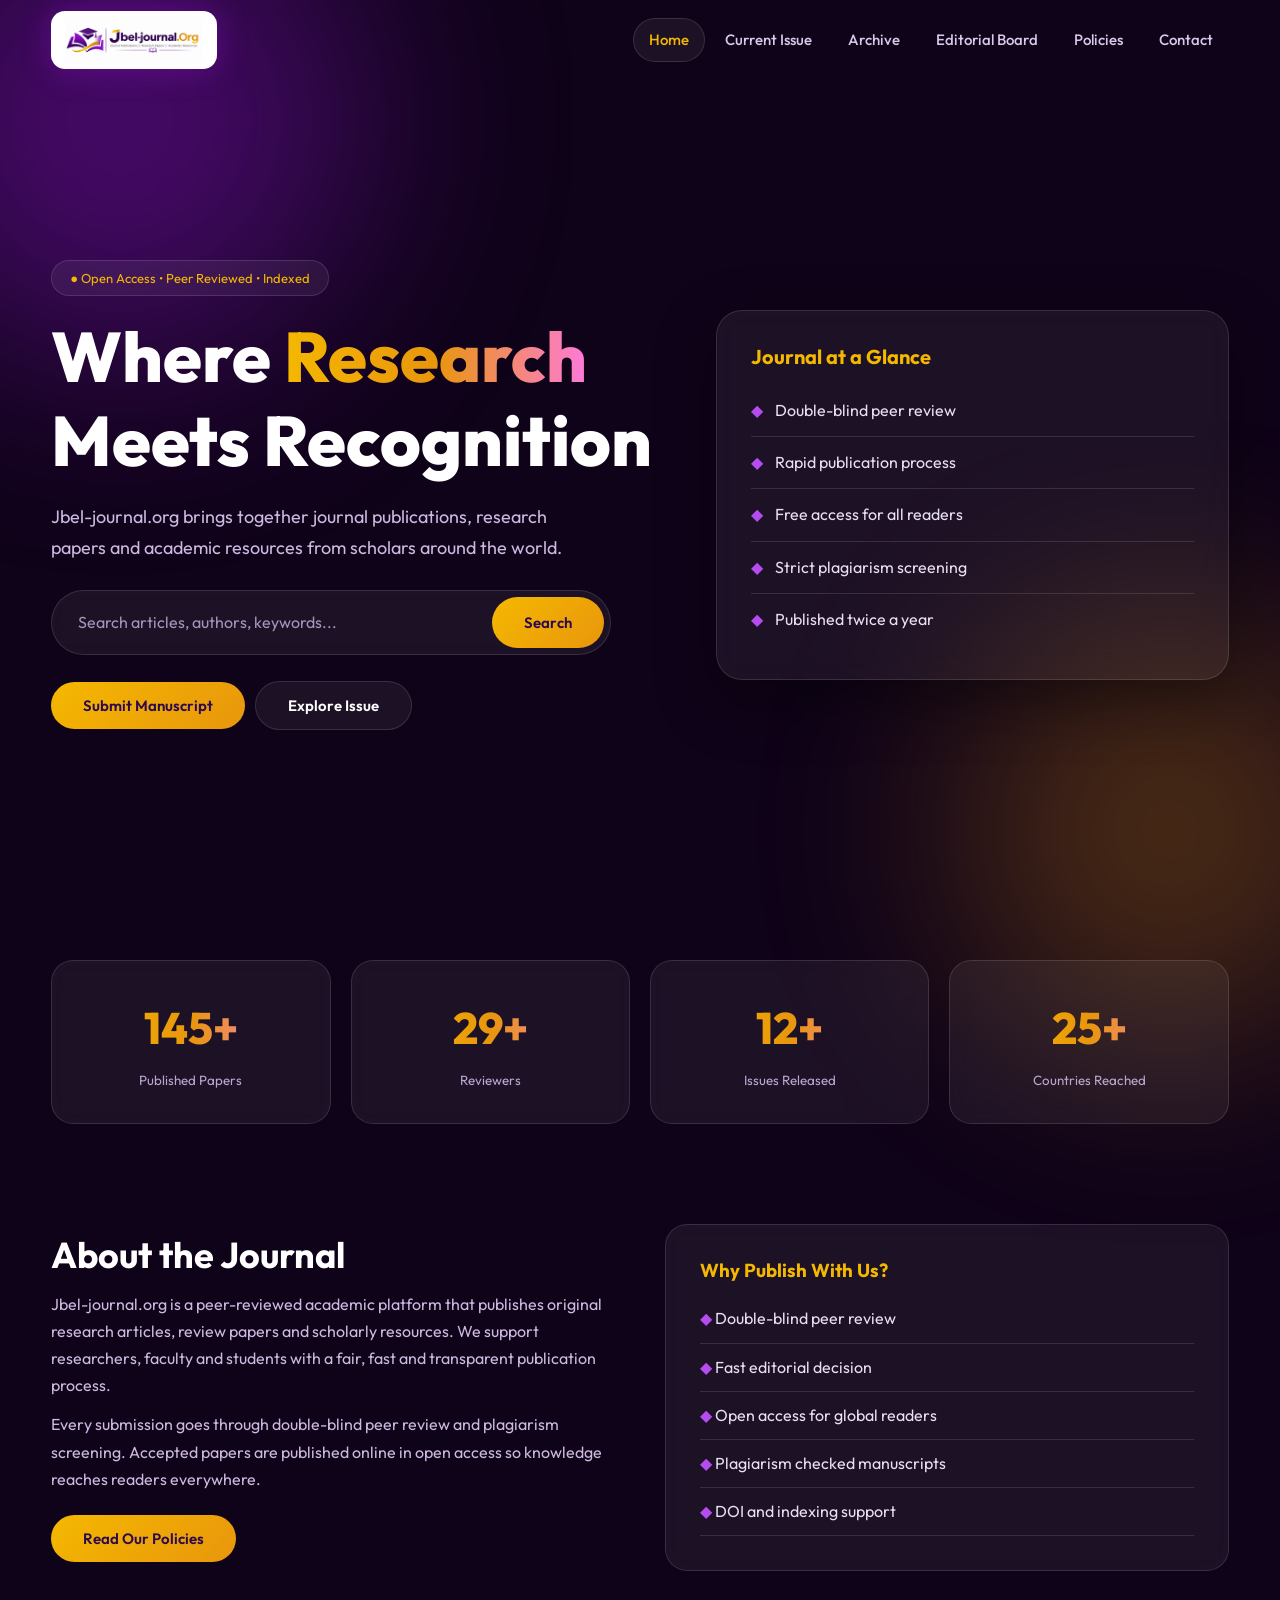
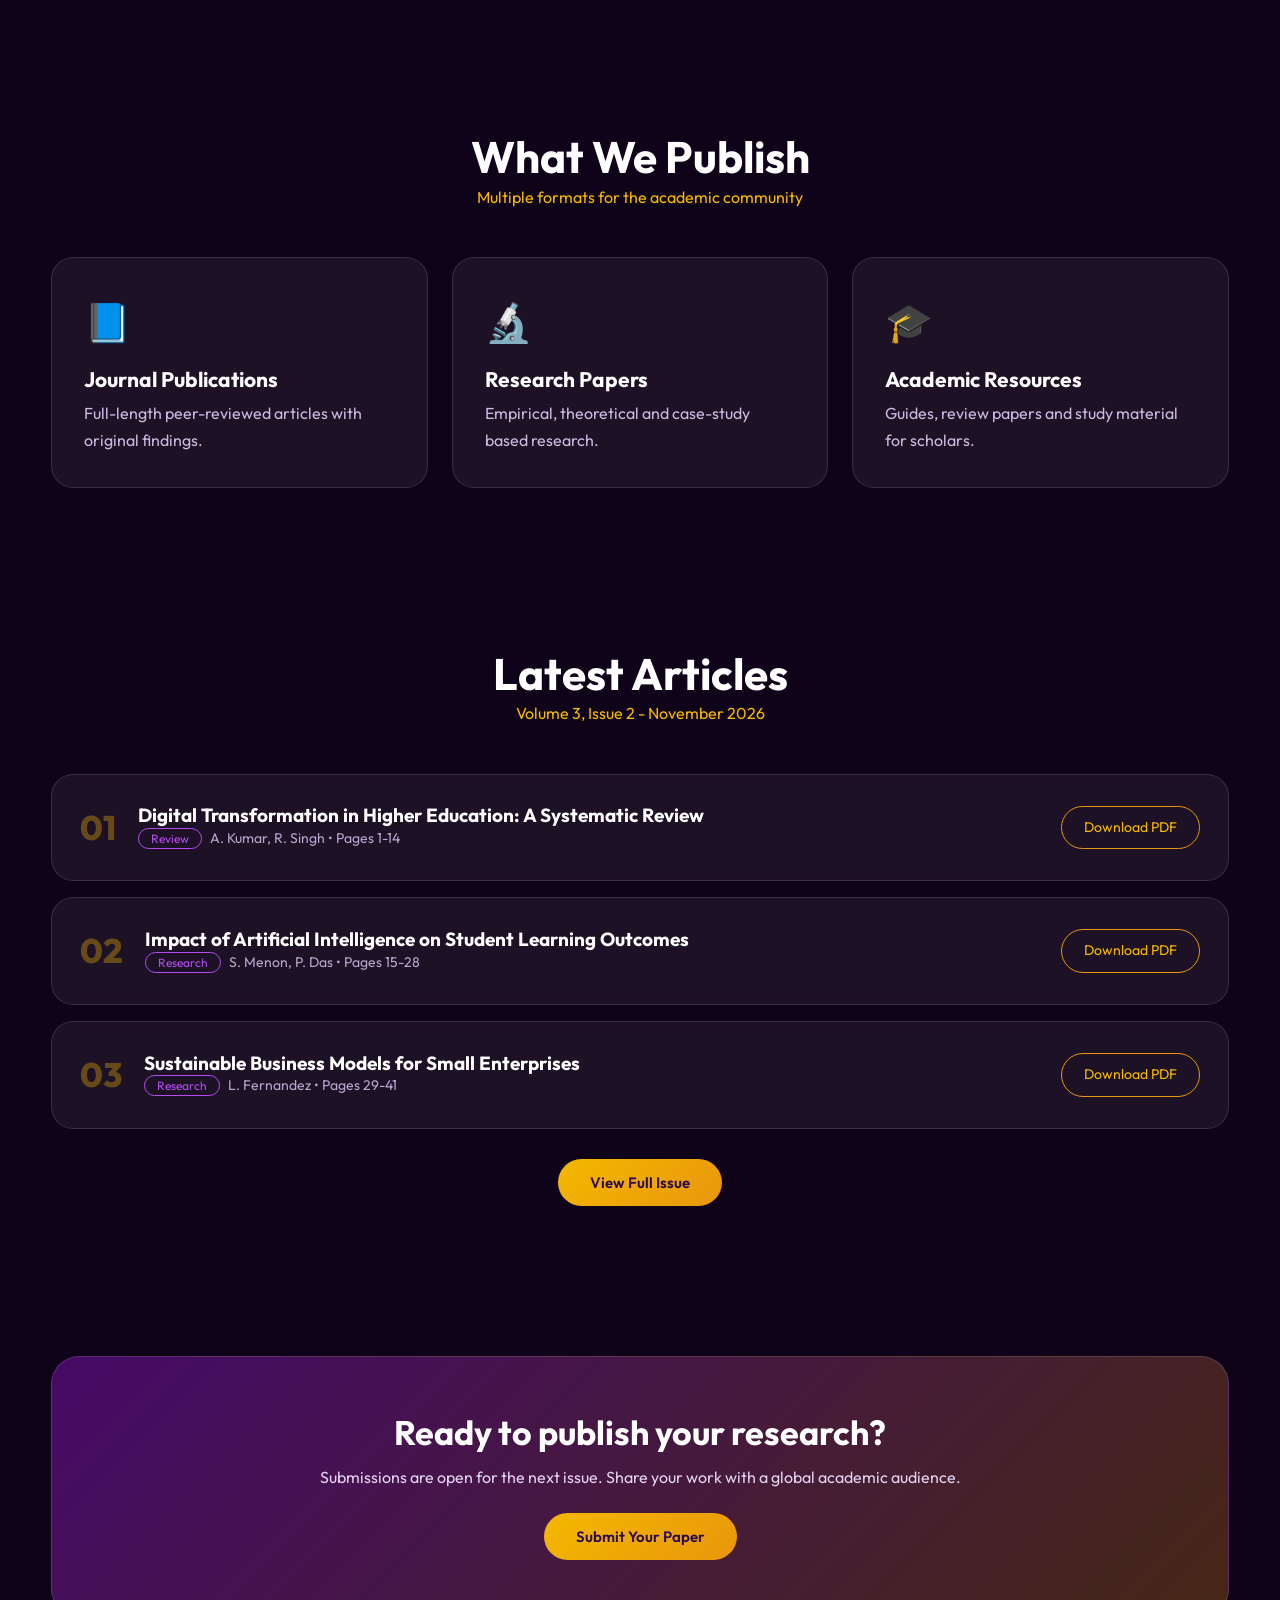
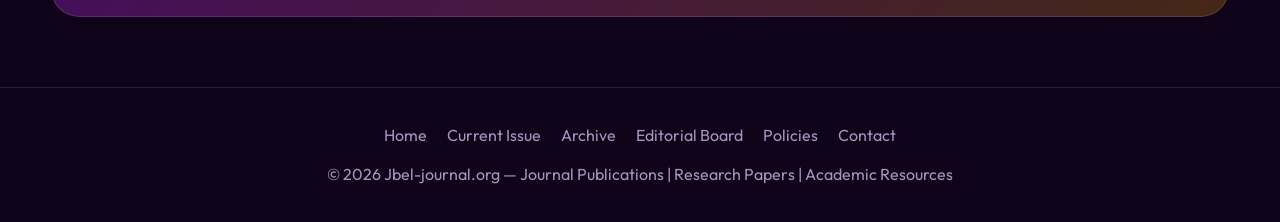
<file: index.html>
<!DOCTYPE html>
<html lang="en">
<head>
<meta charset="UTF-8">
<meta name="viewport" content="width=device-width, initial-scale=1">
<title>Jbel-journal.org | Journal Publications, Research Papers &amp; Academic Resources</title>
<meta name="description" content="Jbel-journal.org - journal publications, research papers and academic resources.">
<link rel="icon" href="images/logo.png">
<link href="https://fonts.googleapis.com/css2?family=Outfit:wght@300;400;500;600;700;800&display=swap" rel="stylesheet">
<link rel="stylesheet" href="css/style.css">
</head>
<body>
<div class="blob b1"></div><div class="blob b2"></div>
<header id="hdr"><div class="container nav"><a href="index.html" class="logo"><img src="images/logo.png" alt="Jbel-journal.org logo"></a>
<button class="burger" id="burger" aria-label="Menu">&#9776;</button><nav id="nav"><ul><li><a href="index.html" class=active>Home</a></li><li><a href="current-issue.html">Current Issue</a></li><li><a href="archive.html">Archive</a></li><li><a href="editorial-board.html">Editorial Board</a></li><li><a href="policies.html">Policies</a></li><li><a href="contact.html">Contact</a></li></ul></nav></div></header><section class="hero"><div class="container"><div>
<span class="pill">&#9679; Open Access &bull; Peer Reviewed &bull; Indexed</span>
<h1>Where <span class="grad">Research</span> Meets Recognition</h1>
<p>Jbel-journal.org brings together journal publications, research papers and academic resources from scholars around the world.</p>
<form class="search" action="current-issue.html" method="get"><input type="text" name="q" placeholder="Search articles, authors, keywords..."><button class="btn" type="submit">Search</button></form>
<a href="contact.html" class="btn">Submit Manuscript</a><a href="current-issue.html" class="btn outline">Explore Issue</a></div>
<div class="hero-card"><h3>Journal at a Glance</h3><ul><li>Double-blind peer review</li><li>Rapid publication process</li><li>Free access for all readers</li><li>Strict plagiarism screening</li><li>Published twice a year</li></ul></div></div></section><section class="section stats-sec"><div class="container"><div class="stats reveal">
<div class="stat"><b data-n="250">0</b><small>Published Papers</small></div>
<div class="stat"><b data-n="40">0</b><small>Reviewers</small></div>
<div class="stat"><b data-n="12">0</b><small>Issues Released</small></div>
<div class="stat"><b data-n="25">0</b><small>Countries Reached</small></div>
</div></div></section>
<section class="section"><div class="container two">
 <div><h2>About the Journal</h2>
 <p>Jbel-journal.org is a peer-reviewed academic platform that publishes original research articles, review papers and scholarly resources. We support researchers, faculty and students with a fair, fast and transparent publication process.</p>
 <p>Every submission goes through double-blind peer review and plagiarism screening. Accepted papers are published online in open access so knowledge reaches readers everywhere.</p>
 <a href="policies.html" class="btn">Read Our Policies</a></div>
 <div class="about-box"><h3>Why Publish With Us?</h3><ul>
 <li>Double-blind peer review</li><li>Fast editorial decision</li><li>Open access for global readers</li><li>Plagiarism checked manuscripts</li><li>DOI and indexing support</li></ul></div>
</div></section>
<section class="section alt"><div class="container">
 <div class="title reveal"><h2>What We Publish</h2><p>Multiple formats for the academic community</p></div>
 <div class="cards reveal">
  <div class="card"><div class="ico">&#128216;</div><h3>Journal Publications</h3><p>Full-length peer-reviewed articles with original findings.</p></div>
  <div class="card"><div class="ico">&#128300;</div><h3>Research Papers</h3><p>Empirical, theoretical and case-study based research.</p></div>
  <div class="card"><div class="ico">&#127891;</div><h3>Academic Resources</h3><p>Guides, review papers and study material for scholars.</p></div>
 </div></div></section>
<section class="section"><div class="container">
 <div class="title reveal"><h2>Latest Articles</h2><p>Volume 3, Issue 2 - November 2026</p></div>
 <div id="articles" data-limit="3"></div>
 <p class="more"><a class="btn" href="current-issue.html">View Full Issue</a></p>
</div></section>
<section class="cta"><div class="container"><h2>Ready to publish your research?</h2>
 <p>Submissions are open for the next issue. Share your work with a global academic audience.</p>
 <a class="btn" href="contact.html">Submit Your Paper</a></div></section><footer><div class="container"><ul><li><a href="index.html">Home</a></li><li><a href="current-issue.html">Current Issue</a></li><li><a href="archive.html">Archive</a></li><li><a href="editorial-board.html">Editorial Board</a></li><li><a href="policies.html">Policies</a></li><li><a href="contact.html">Contact</a></li></ul>
&copy; <span id="yr"></span> Jbel-journal.org &mdash; Journal Publications | Research Papers | Academic Resources</div></footer>
<script src="js/main.js"></script>
</body>
</html>
</file>
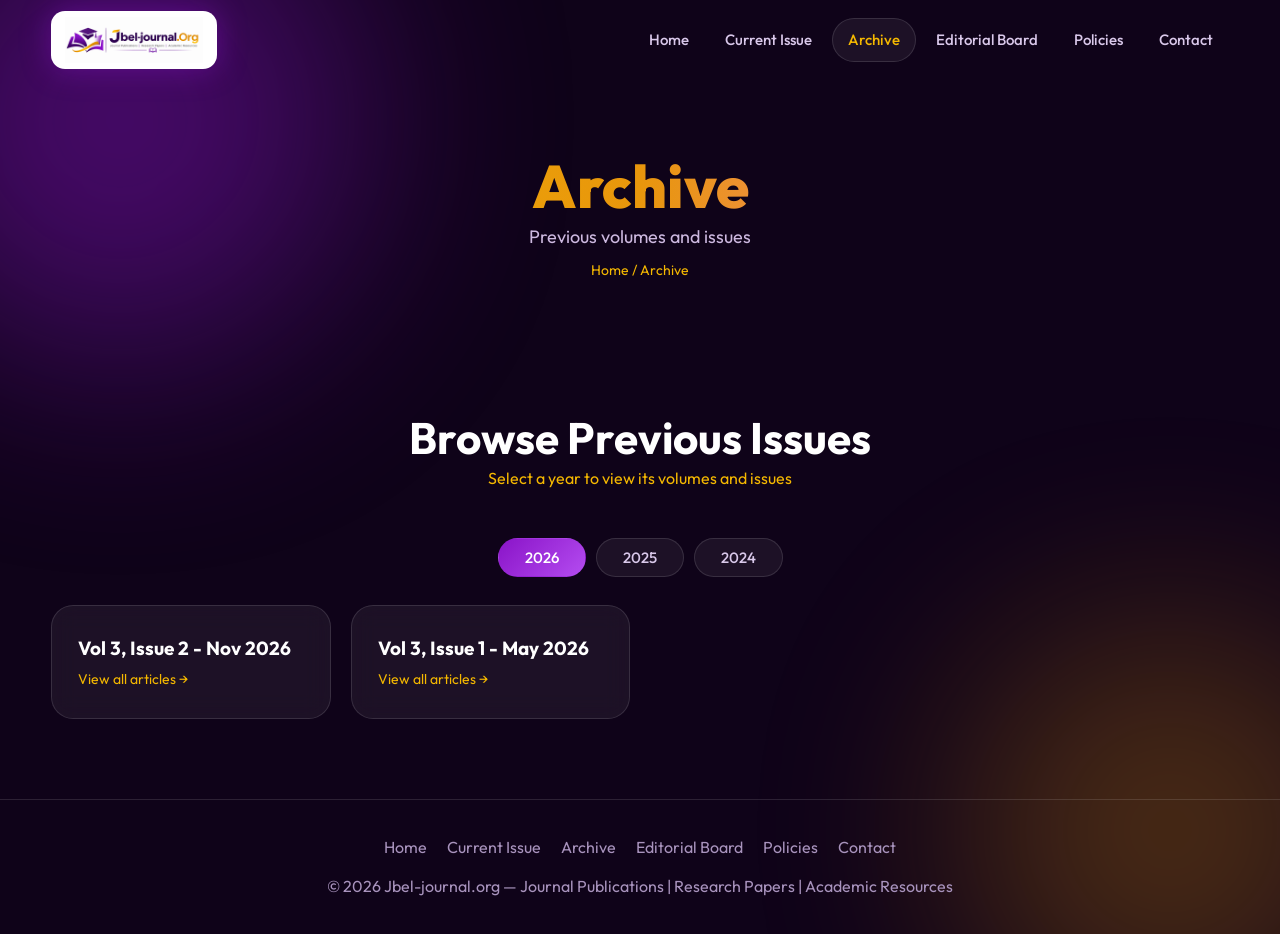
<file: archive.html>
<!DOCTYPE html>
<html lang="en">
<head>
<meta charset="UTF-8">
<meta name="viewport" content="width=device-width, initial-scale=1">
<title>Archive | Jbel-journal.org</title>
<meta name="description" content="Jbel-journal.org - journal publications, research papers and academic resources.">
<link rel="icon" href="images/logo.png">
<link href="https://fonts.googleapis.com/css2?family=Outfit:wght@300;400;500;600;700;800&display=swap" rel="stylesheet">
<link rel="stylesheet" href="css/style.css">
</head>
<body>
<div class="blob b1"></div><div class="blob b2"></div>
<header id="hdr"><div class="container nav"><a href="index.html" class="logo"><img src="images/logo.png" alt="Jbel-journal.org logo"></a>
<button class="burger" id="burger" aria-label="Menu">&#9776;</button><nav id="nav"><ul><li><a href="index.html">Home</a></li><li><a href="current-issue.html">Current Issue</a></li><li><a href="archive.html" class=active>Archive</a></li><li><a href="editorial-board.html">Editorial Board</a></li><li><a href="policies.html">Policies</a></li><li><a href="contact.html">Contact</a></li></ul></nav></div></header><section class="banner"><div class="container"><h1>Archive</h1><p>Previous volumes and issues</p><div class="crumb">Home / Archive</div></div></section>
<section class="section"><div class="container">
 <div class="title reveal"><h2>Browse Previous Issues</h2><p>Select a year to view its volumes and issues</p></div>
 <div class="years" id="years"></div>
 <div class="arch" id="arch"></div>
</div></section><footer><div class="container"><ul><li><a href="index.html">Home</a></li><li><a href="current-issue.html">Current Issue</a></li><li><a href="archive.html">Archive</a></li><li><a href="editorial-board.html">Editorial Board</a></li><li><a href="policies.html">Policies</a></li><li><a href="contact.html">Contact</a></li></ul>
&copy; <span id="yr"></span> Jbel-journal.org &mdash; Journal Publications | Research Papers | Academic Resources</div></footer>
<script src="js/main.js"></script>
</body>
</html>
</file>
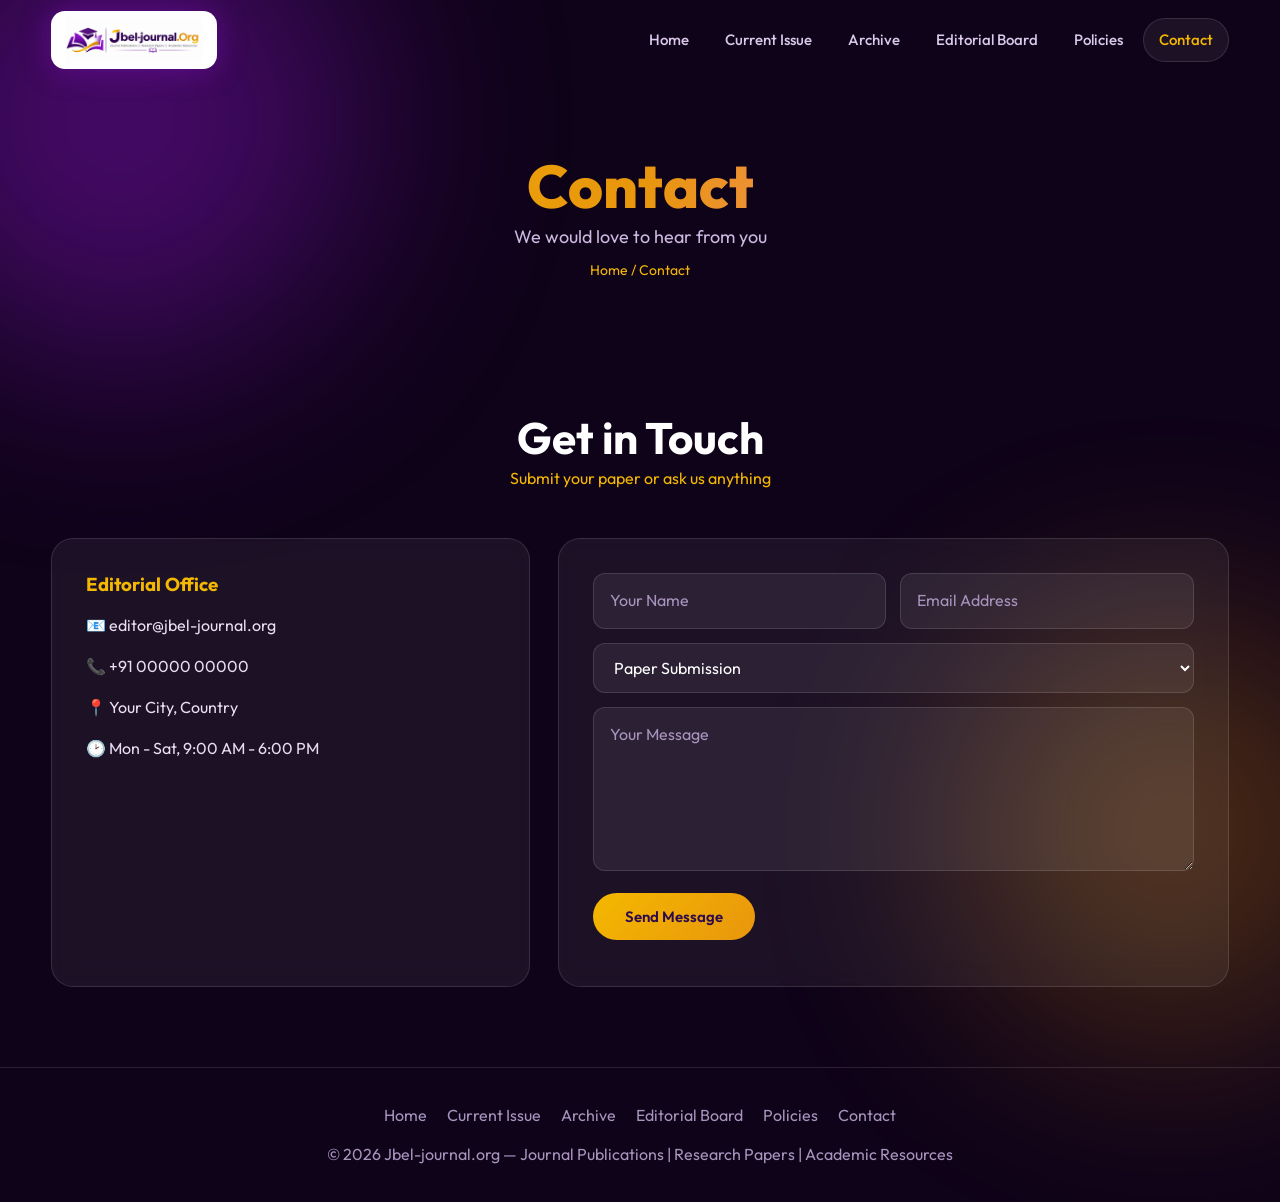
<file: contact.html>
<!DOCTYPE html>
<html lang="en">
<head>
<meta charset="UTF-8">
<meta name="viewport" content="width=device-width, initial-scale=1">
<title>Contact | Jbel-journal.org</title>
<meta name="description" content="Jbel-journal.org - journal publications, research papers and academic resources.">
<link rel="icon" href="images/logo.png">
<link href="https://fonts.googleapis.com/css2?family=Outfit:wght@300;400;500;600;700;800&display=swap" rel="stylesheet">
<link rel="stylesheet" href="css/style.css">
</head>
<body>
<div class="blob b1"></div><div class="blob b2"></div>
<header id="hdr"><div class="container nav"><a href="index.html" class="logo"><img src="images/logo.png" alt="Jbel-journal.org logo"></a>
<button class="burger" id="burger" aria-label="Menu">&#9776;</button><nav id="nav"><ul><li><a href="index.html">Home</a></li><li><a href="current-issue.html">Current Issue</a></li><li><a href="archive.html">Archive</a></li><li><a href="editorial-board.html">Editorial Board</a></li><li><a href="policies.html">Policies</a></li><li><a href="contact.html" class=active>Contact</a></li></ul></nav></div></header><section class="banner"><div class="container"><h1>Contact</h1><p>We would love to hear from you</p><div class="crumb">Home / Contact</div></div></section>
<section class="section"><div class="container">
 <div class="title reveal"><h2>Get in Touch</h2><p>Submit your paper or ask us anything</p></div>
 <div class="contact">
  <div class="info"><h3>Editorial Office</h3>
   <p>&#128231; editor@jbel-journal.org</p><p>&#128222; +91 00000 00000</p>
   <p>&#128205; Your City, Country</p><p>&#128337; Mon - Sat, 9:00 AM - 6:00 PM</p></div>
  <form class="cf" id="cform">
   <div class="row"><input required placeholder="Your Name"><input type="email" required placeholder="Email Address"></div>
   <select><option>Paper Submission</option><option>General Enquiry</option><option>Reviewer Application</option></select>
   <textarea rows="5" required placeholder="Your Message"></textarea>
   <button class="btn" type="submit">Send Message</button><div id="msg"></div>
  </form>
 </div>
</div></section><footer><div class="container"><ul><li><a href="index.html">Home</a></li><li><a href="current-issue.html">Current Issue</a></li><li><a href="archive.html">Archive</a></li><li><a href="editorial-board.html">Editorial Board</a></li><li><a href="policies.html">Policies</a></li><li><a href="contact.html">Contact</a></li></ul>
&copy; <span id="yr"></span> Jbel-journal.org &mdash; Journal Publications | Research Papers | Academic Resources</div></footer>
<script src="js/main.js"></script>
</body>
</html>
</file>
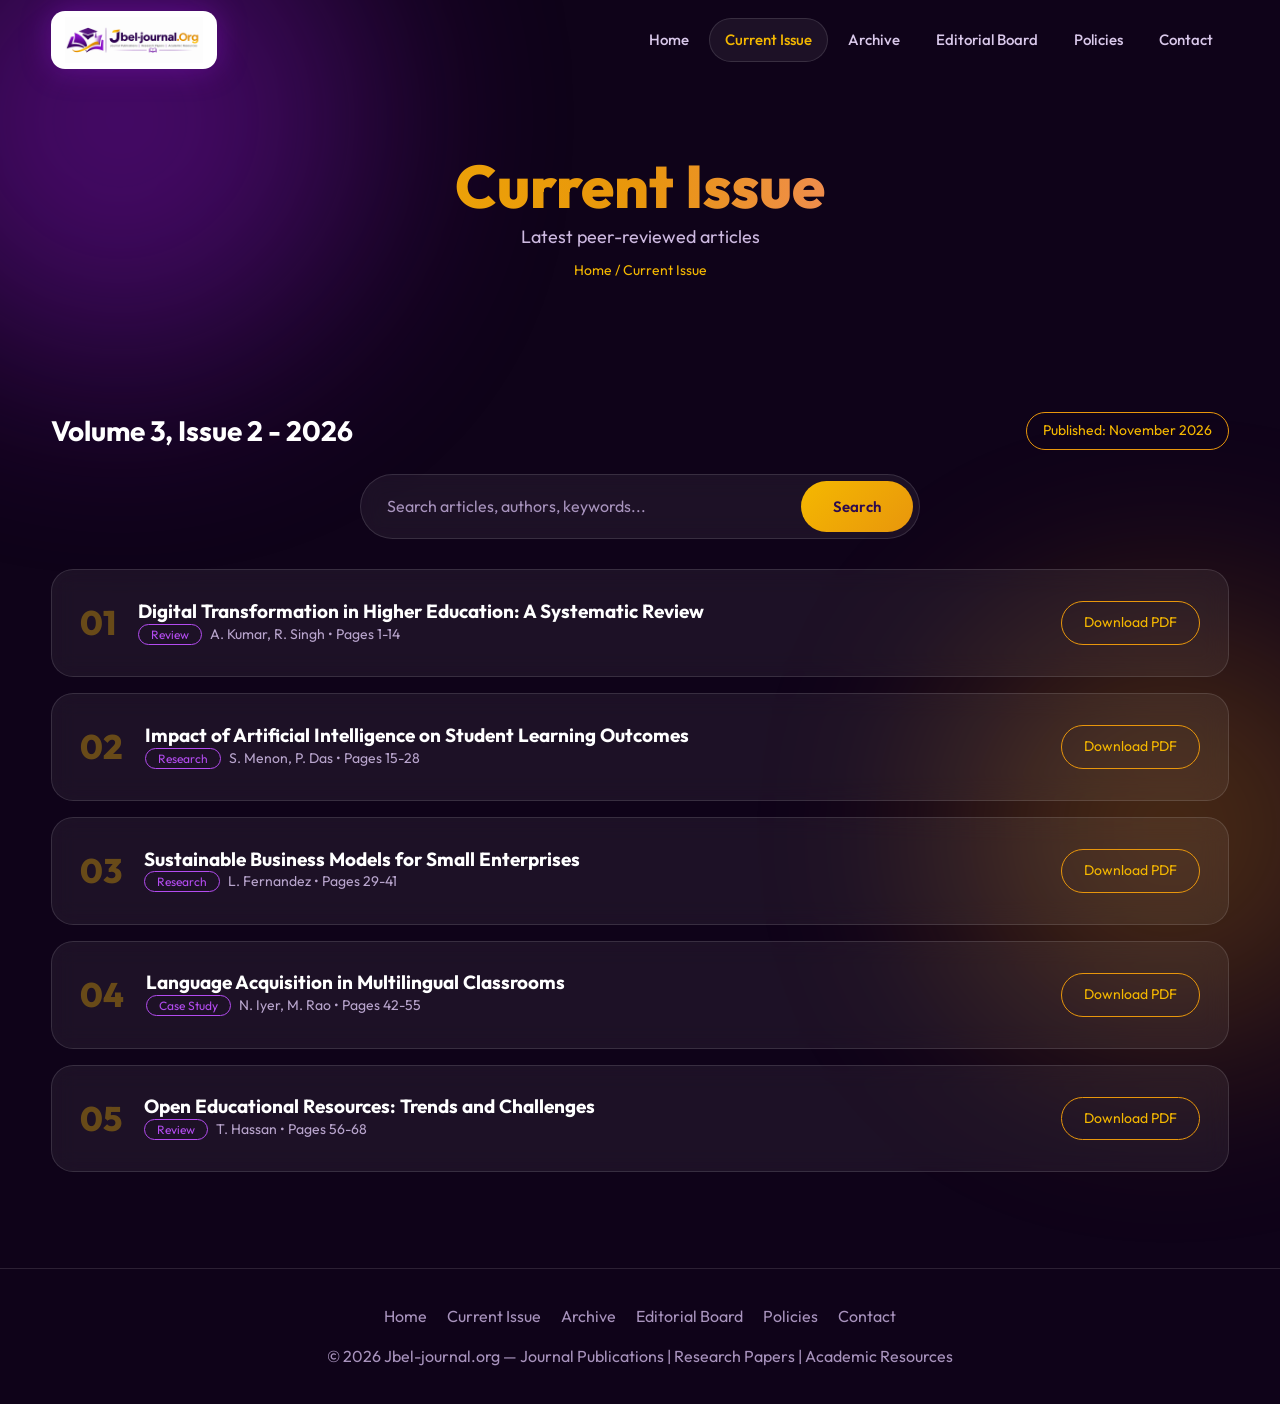
<file: current-issue.html>
<!DOCTYPE html>
<html lang="en">
<head>
<meta charset="UTF-8">
<meta name="viewport" content="width=device-width, initial-scale=1">
<title>Current Issue | Jbel-journal.org</title>
<meta name="description" content="Jbel-journal.org - journal publications, research papers and academic resources.">
<link rel="icon" href="images/logo.png">
<link href="https://fonts.googleapis.com/css2?family=Outfit:wght@300;400;500;600;700;800&display=swap" rel="stylesheet">
<link rel="stylesheet" href="css/style.css">
</head>
<body>
<div class="blob b1"></div><div class="blob b2"></div>
<header id="hdr"><div class="container nav"><a href="index.html" class="logo"><img src="images/logo.png" alt="Jbel-journal.org logo"></a>
<button class="burger" id="burger" aria-label="Menu">&#9776;</button><nav id="nav"><ul><li><a href="index.html">Home</a></li><li><a href="current-issue.html" class=active>Current Issue</a></li><li><a href="archive.html">Archive</a></li><li><a href="editorial-board.html">Editorial Board</a></li><li><a href="policies.html">Policies</a></li><li><a href="contact.html">Contact</a></li></ul></nav></div></header><section class="banner"><div class="container"><h1>Current Issue</h1><p>Latest peer-reviewed articles</p><div class="crumb">Home / Current Issue</div></div></section>
<section class="section"><div class="container">
 <div class="issue-head"><h2>Volume 3, Issue 2 - 2026</h2><span class="badge">Published: November 2026</span></div>
 <form class="search" action="current-issue.html" method="get"><input type="text" id="q" name="q" placeholder="Search articles, authors, keywords..."><button class="btn" type="submit">Search</button></form>
 <div id="articles"></div>
</div></section><footer><div class="container"><ul><li><a href="index.html">Home</a></li><li><a href="current-issue.html">Current Issue</a></li><li><a href="archive.html">Archive</a></li><li><a href="editorial-board.html">Editorial Board</a></li><li><a href="policies.html">Policies</a></li><li><a href="contact.html">Contact</a></li></ul>
&copy; <span id="yr"></span> Jbel-journal.org &mdash; Journal Publications | Research Papers | Academic Resources</div></footer>
<script src="js/main.js"></script>
</body>
</html>
</file>
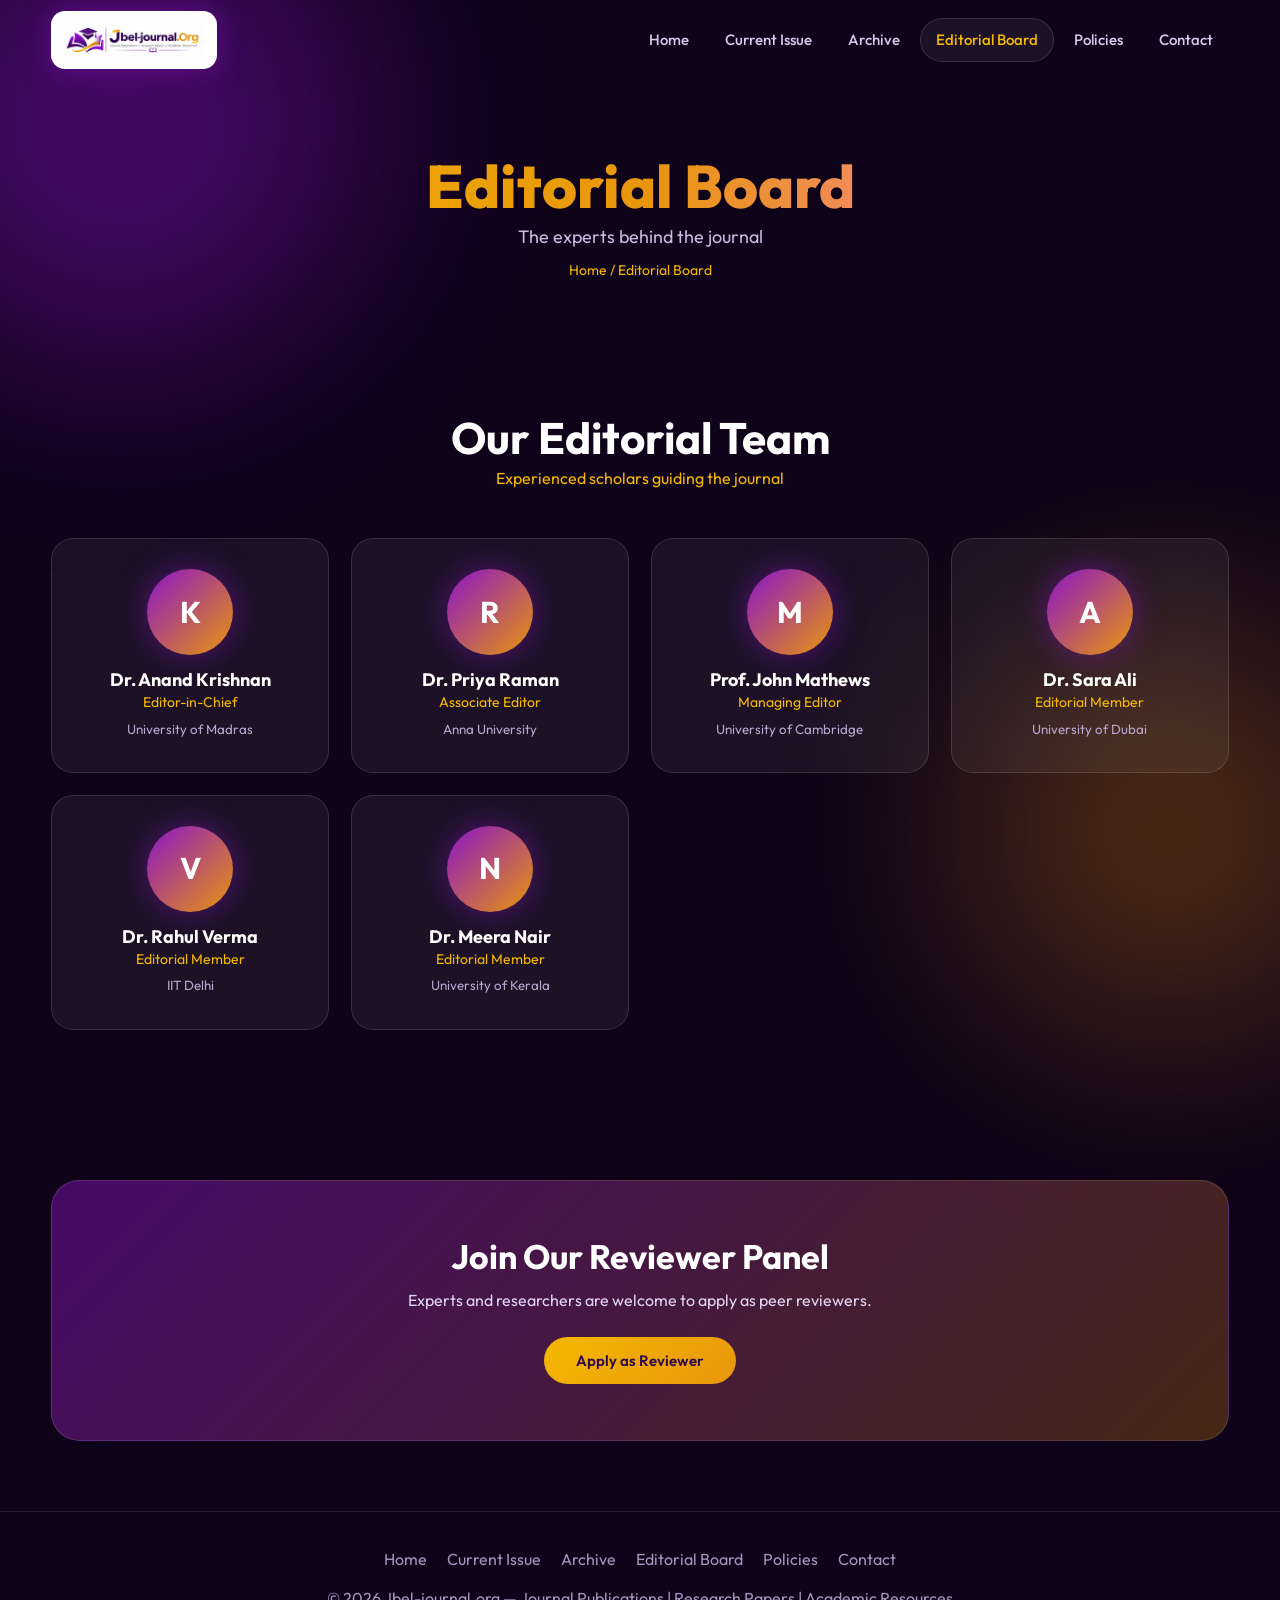
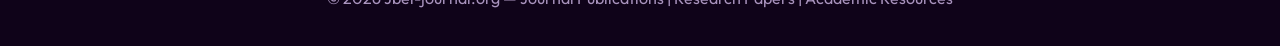
<file: editorial-board.html>
<!DOCTYPE html>
<html lang="en">
<head>
<meta charset="UTF-8">
<meta name="viewport" content="width=device-width, initial-scale=1">
<title>Editorial Board | Jbel-journal.org</title>
<meta name="description" content="Jbel-journal.org - journal publications, research papers and academic resources.">
<link rel="icon" href="images/logo.png">
<link href="https://fonts.googleapis.com/css2?family=Outfit:wght@300;400;500;600;700;800&display=swap" rel="stylesheet">
<link rel="stylesheet" href="css/style.css">
</head>
<body>
<div class="blob b1"></div><div class="blob b2"></div>
<header id="hdr"><div class="container nav"><a href="index.html" class="logo"><img src="images/logo.png" alt="Jbel-journal.org logo"></a>
<button class="burger" id="burger" aria-label="Menu">&#9776;</button><nav id="nav"><ul><li><a href="index.html">Home</a></li><li><a href="current-issue.html">Current Issue</a></li><li><a href="archive.html">Archive</a></li><li><a href="editorial-board.html" class=active>Editorial Board</a></li><li><a href="policies.html">Policies</a></li><li><a href="contact.html">Contact</a></li></ul></nav></div></header><section class="banner"><div class="container"><h1>Editorial Board</h1><p>The experts behind the journal</p><div class="crumb">Home / Editorial Board</div></div></section>
<section class="section"><div class="container">
 <div class="title reveal"><h2>Our Editorial Team</h2><p>Experienced scholars guiding the journal</p></div>
 <div class="board" id="boardList"></div>
</div></section>
<section class="cta"><div class="container"><h2>Join Our Reviewer Panel</h2>
 <p>Experts and researchers are welcome to apply as peer reviewers.</p>
 <a class="btn" href="contact.html">Apply as Reviewer</a></div></section><footer><div class="container"><ul><li><a href="index.html">Home</a></li><li><a href="current-issue.html">Current Issue</a></li><li><a href="archive.html">Archive</a></li><li><a href="editorial-board.html">Editorial Board</a></li><li><a href="policies.html">Policies</a></li><li><a href="contact.html">Contact</a></li></ul>
&copy; <span id="yr"></span> Jbel-journal.org &mdash; Journal Publications | Research Papers | Academic Resources</div></footer>
<script src="js/main.js"></script>
</body>
</html>
</file>
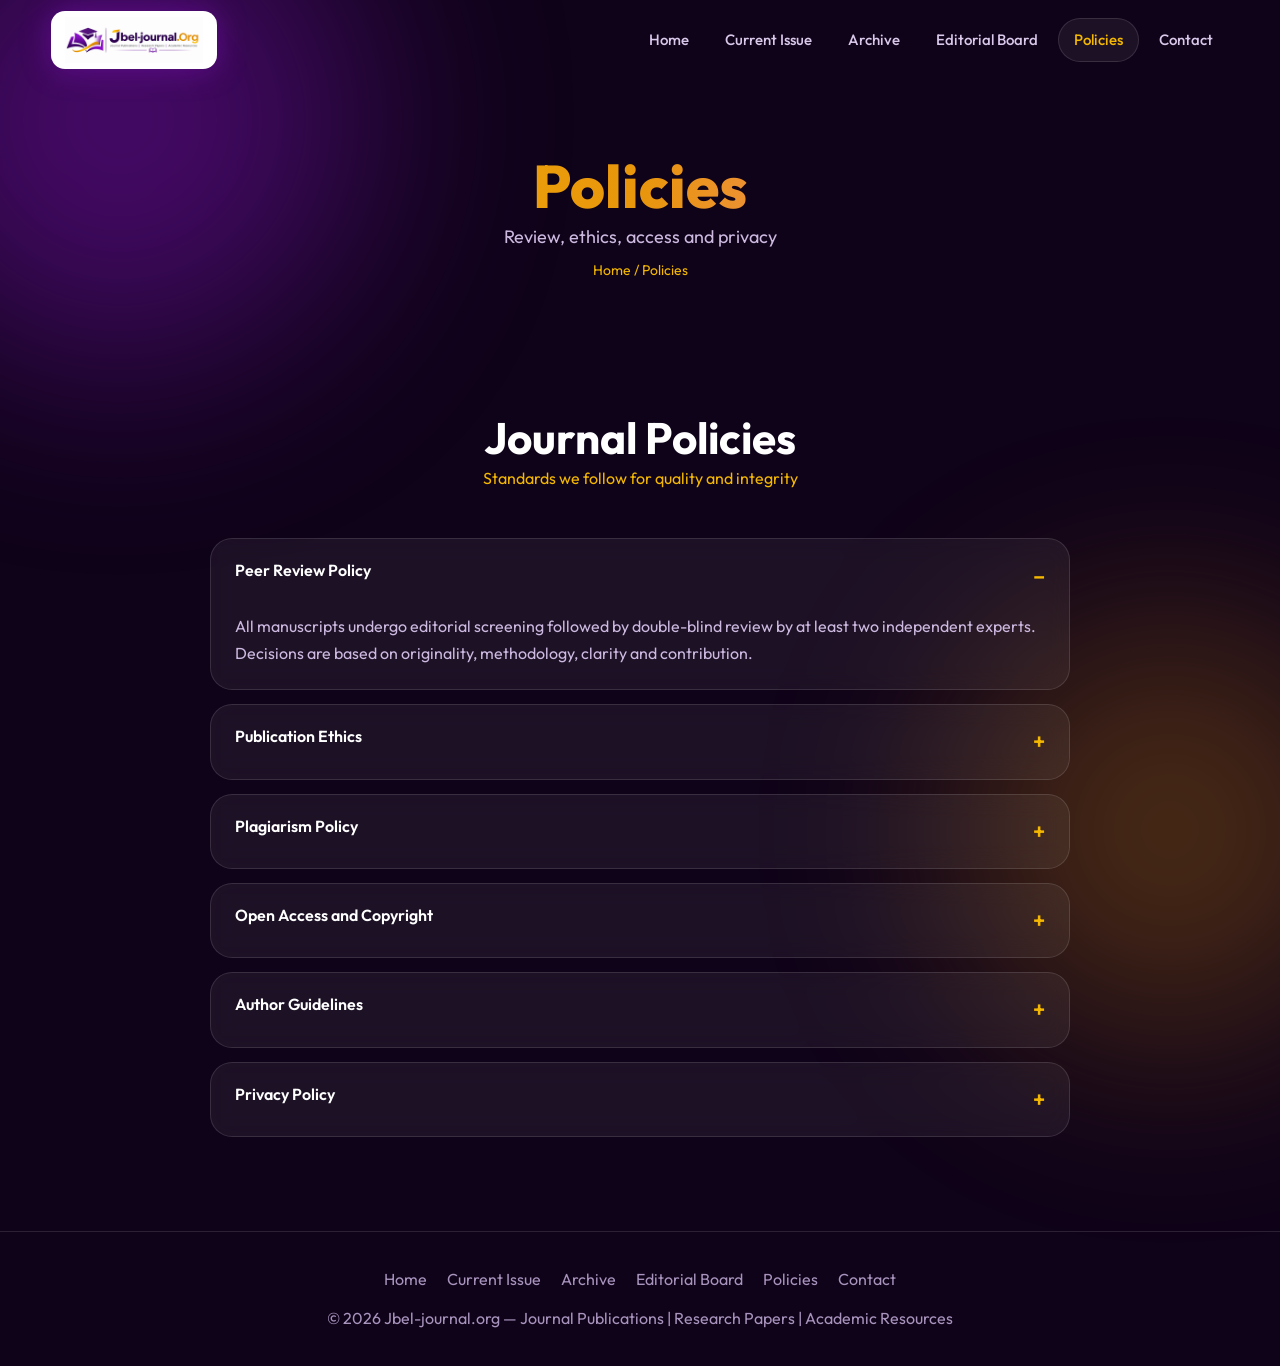
<file: policies.html>
<!DOCTYPE html>
<html lang="en">
<head>
<meta charset="UTF-8">
<meta name="viewport" content="width=device-width, initial-scale=1">
<title>Policies | Jbel-journal.org</title>
<meta name="description" content="Jbel-journal.org - journal publications, research papers and academic resources.">
<link rel="icon" href="images/logo.png">
<link href="https://fonts.googleapis.com/css2?family=Outfit:wght@300;400;500;600;700;800&display=swap" rel="stylesheet">
<link rel="stylesheet" href="css/style.css">
</head>
<body>
<div class="blob b1"></div><div class="blob b2"></div>
<header id="hdr"><div class="container nav"><a href="index.html" class="logo"><img src="images/logo.png" alt="Jbel-journal.org logo"></a>
<button class="burger" id="burger" aria-label="Menu">&#9776;</button><nav id="nav"><ul><li><a href="index.html">Home</a></li><li><a href="current-issue.html">Current Issue</a></li><li><a href="archive.html">Archive</a></li><li><a href="editorial-board.html">Editorial Board</a></li><li><a href="policies.html" class=active>Policies</a></li><li><a href="contact.html">Contact</a></li></ul></nav></div></header><section class="banner"><div class="container"><h1>Policies</h1><p>Review, ethics, access and privacy</p><div class="crumb">Home / Policies</div></div></section>
<section class="section"><div class="container narrow">
 <div class="title reveal"><h2>Journal Policies</h2><p>Standards we follow for quality and integrity</p></div>
 <details open><summary>Peer Review Policy</summary><p>All manuscripts undergo editorial screening followed by double-blind review by at least two independent experts. Decisions are based on originality, methodology, clarity and contribution.</p></details>
 <details><summary>Publication Ethics</summary><p>We follow COPE guidelines. Authors must ensure honesty, proper authorship, disclosure of conflicts of interest and ethical research conduct.</p></details>
 <details><summary>Plagiarism Policy</summary><p>Every submission is screened with similarity-detection software. Manuscripts with unacceptable similarity are rejected without review.</p></details>
 <details><summary>Open Access and Copyright</summary><p>Published articles are freely available worldwide. Authors retain copyright and grant the journal a licence to publish under Creative Commons CC BY 4.0.</p></details>
 <details><summary>Author Guidelines</summary><p>Submit your manuscript in MS Word format with a 250-word abstract, 4-6 keywords, APA-style references and a cover letter.</p></details>
 <details><summary>Privacy Policy</summary><p>Personal data collected is used only for editorial and communication purposes and is never sold or shared with third parties.</p></details>
</div></section><footer><div class="container"><ul><li><a href="index.html">Home</a></li><li><a href="current-issue.html">Current Issue</a></li><li><a href="archive.html">Archive</a></li><li><a href="editorial-board.html">Editorial Board</a></li><li><a href="policies.html">Policies</a></li><li><a href="contact.html">Contact</a></li></ul>
&copy; <span id="yr"></span> Jbel-journal.org &mdash; Journal Publications | Research Papers | Academic Resources</div></footer>
<script src="js/main.js"></script>
</body>
</html>
</file>
<file: css/style.css>
/* Design 2 - Modern Dark Glass */
:root{--bg:#0f0319;--p:#8a14c8;--p2:#b44cf0;--g:#e8960c;--g2:#f5b800;--glass:rgba(255,255,255,.06);--line:rgba(255,255,255,.12)}
*{margin:0;padding:0;box-sizing:border-box}
html{scroll-behavior:smooth;scroll-padding-top:85px}
body{font-family:'Outfit',sans-serif;background:var(--bg);color:#e9dff3;line-height:1.7;overflow-x:hidden}
a{color:inherit;text-decoration:none}ul{list-style:none}
.container{width:min(1180px,92%);margin:auto}.narrow{max-width:860px}
h1,h2,h3{color:#fff;line-height:1.2}
.blob{position:fixed;border-radius:50%;filter:blur(110px);opacity:.45;z-index:-1;animation:float 14s ease-in-out infinite alternate}
.b1{width:480px;height:480px;background:var(--p);top:-120px;left:-120px}
.b2{width:420px;height:420px;background:var(--g);bottom:-140px;right:-100px;opacity:.28;animation-delay:-6s}
@keyframes float{to{transform:translate(70px,50px) scale(1.15)}}
.grad,.stat b{background:linear-gradient(90deg,var(--g2),var(--g),#ff7ad9);-webkit-background-clip:text;background-clip:text;color:transparent}
header{position:fixed;top:0;left:0;right:0;z-index:100;transition:.3s}
header.scrolled{background:rgba(15,3,25,.85);backdrop-filter:blur(14px);border-bottom:1px solid var(--line)}
.nav{display:flex;justify-content:space-between;align-items:center;height:80px}
.logo{background:#fff;padding:6px 14px;border-radius:14px;box-shadow:0 0 30px rgba(138,20,200,.45)}.logo img{height:46px;display:block;mix-blend-mode:multiply}
nav ul{display:flex;gap:4px;align-items:center}
nav a{display:block;padding:9px 16px;border-radius:30px;font-size:15px;font-weight:500;color:#d9c8ea;transition:.25s}
nav a:hover,nav a.active{background:var(--glass);color:var(--g2);box-shadow:inset 0 0 0 1px var(--line)}
.burger{display:none;background:none;border:0;color:#fff;font-size:30px;cursor:pointer}
.hero{min-height:100vh;display:flex;align-items:center;padding-top:90px}
.hero .container{display:grid;grid-template-columns:1.2fr 1fr;gap:50px;align-items:center}
.pill{display:inline-block;border:1px solid var(--line);background:var(--glass);padding:6px 18px;border-radius:30px;font-size:13px;color:var(--g2);margin-bottom:18px}
.hero h1{font-size:clamp(38px,6vw,70px);font-weight:800;margin-bottom:20px}
.hero p{font-size:18px;color:#cdb9e0;max-width:540px;margin-bottom:26px}
.hero-card{background:var(--glass);border:1px solid var(--line);backdrop-filter:blur(16px);border-radius:26px;padding:34px;box-shadow:0 20px 60px rgba(0,0,0,.4)}
.hero-card h3{color:var(--g2);margin-bottom:16px;font-size:20px}
.hero-card li{padding:12px 0;border-bottom:1px solid var(--line);display:flex;gap:12px}.hero-card li:last-child{border:0}.hero-card li::before{content:"\25C6";color:var(--p2)}
.banner{padding:150px 0 50px;text-align:center}
.banner h1{font-size:clamp(36px,6vw,60px);font-weight:800;background:linear-gradient(90deg,var(--g2),var(--g),#ff7ad9);-webkit-background-clip:text;background-clip:text;color:transparent}
.banner p{color:#cdb9e0;font-size:18px}.banner .crumb{color:var(--g2);font-size:14px;margin-top:6px}
.search{display:flex;max-width:560px;margin:0 0 26px;background:var(--glass);border:1px solid var(--line);border-radius:50px;padding:6px;backdrop-filter:blur(12px)}
.banner+.section .search,.section .search{margin:0 auto 30px}
.search input{flex:1;border:0;background:transparent;color:#fff;outline:0;padding:12px 20px;font:inherit;min-width:0;margin:0}
.btn{display:inline-block;padding:14px 32px;border-radius:50px;font:600 15px 'Outfit',sans-serif;border:0;cursor:pointer;background:linear-gradient(135deg,var(--g2),var(--g));color:#2d0a4e;transition:.3s}
.btn:hover{transform:translateY(-3px);box-shadow:0 10px 30px rgba(232,150,12,.5)}
.btn.outline{background:var(--glass);color:#fff;border:1px solid var(--line);margin-left:10px}
.section{padding:80px 0}
.title{text-align:center;margin-bottom:46px}.title h2{font-size:clamp(30px,4.5vw,44px);font-weight:700}.title p{color:var(--g2)}
.glass,.stat,.card,.article,.arch-item,.member,details,.info,.cf,.about-box{background:var(--glass);border:1px solid var(--line);backdrop-filter:blur(12px);border-radius:22px;transition:.35s}
.card:hover,.article:hover,.arch-item:hover,.member:hover{transform:translateY(-5px);border-color:rgba(245,184,0,.5);box-shadow:0 18px 44px rgba(138,20,200,.3)}
.stats-sec{padding:60px 0 20px}
.stats{display:grid;grid-template-columns:repeat(4,1fr);gap:20px}
.stat{padding:30px;text-align:center}.stat b{display:block;font-size:44px;font-weight:800}.stat small{color:#bba6cf}
.two{display:grid;grid-template-columns:1fr 1fr;gap:50px;align-items:center}
.two h2{font-size:36px;margin-bottom:14px}.two p{margin-bottom:12px;color:#cdb9e0}.two .btn{margin-top:10px}
.about-box{padding:34px}.about-box h3{color:var(--g2);margin-bottom:14px}.about-box li{padding:10px 0;border-bottom:1px solid var(--line)}.about-box li::before{content:"\25C6  ";color:var(--p2)}
.cards{display:grid;grid-template-columns:repeat(3,1fr);gap:24px}
.card{padding:32px}.card .ico{font-size:38px;margin-bottom:12px}.card h3{font-size:21px;margin-bottom:8px}.card p{color:#cdb9e0}
.issue-head{display:flex;justify-content:space-between;align-items:center;flex-wrap:wrap;gap:10px;margin-bottom:24px}
.issue-head h2{font-size:28px}.badge{border:1px solid var(--g);color:var(--g2);padding:6px 16px;border-radius:30px;font-size:14px}
.article{padding:24px 28px;margin-bottom:16px;display:flex;justify-content:space-between;align-items:center;gap:16px}
.article .no{font-size:34px;font-weight:800;color:rgba(245,184,0,.35);margin-right:6px}.article .a-body{flex:1}
.article h3{font-size:19px}.article p{color:#b9a5cd;font-size:14px}
.tag{font-size:12px;border:1px solid var(--p2);color:var(--p2);padding:2px 12px;border-radius:20px;margin-right:8px}
.pdf{border:1px solid var(--g);color:var(--g2);padding:9px 22px;border-radius:30px;font-size:14px;white-space:nowrap;transition:.25s}.pdf:hover{background:var(--g);color:#2d0a4e}
.empty{text-align:center;color:#b9a5cd}.more{text-align:center;margin-top:30px}
.years{display:flex;justify-content:center;gap:10px;margin-bottom:28px;flex-wrap:wrap}
.years button{background:var(--glass);border:1px solid var(--line);color:#d9c8ea;padding:9px 26px;border-radius:30px;font:500 15px 'Outfit',sans-serif;cursor:pointer;transition:.25s}
.years button.on{background:linear-gradient(135deg,var(--p),var(--p2));color:#fff;border-color:transparent}
.arch{display:grid;grid-template-columns:repeat(auto-fill,minmax(260px,1fr));gap:20px}
.arch-item{padding:26px;display:block}.arch-item b{color:#fff;font-size:19px;display:block}.arch-item span{color:var(--g2);font-size:14px}
.board{display:grid;grid-template-columns:repeat(auto-fit,minmax(240px,1fr));gap:22px}
.member{padding:30px;text-align:center}
.avatar{width:86px;height:86px;border-radius:50%;margin:0 auto 14px;display:grid;place-items:center;font-size:30px;font-weight:700;color:#fff;background:linear-gradient(135deg,var(--p),var(--g));box-shadow:0 0 30px rgba(138,20,200,.5)}
.member h3{font-size:18px}.member em{color:var(--g2);font-style:normal;display:block;font-size:14px}.member small{color:#b9a5cd}
details{margin-bottom:14px;overflow:hidden}
summary{cursor:pointer;padding:18px 24px;font-weight:600;color:#fff;list-style:none;display:flex;justify-content:space-between}
summary::after{content:"+";font-size:22px;color:var(--g2)}details[open] summary::after{content:"\2013"}
details p{padding:0 24px 22px;color:#cdb9e0}
.contact{display:grid;grid-template-columns:1fr 1.4fr;gap:28px}
.info,.cf{padding:34px}.info h3{color:var(--g2);margin-bottom:16px}.info p{margin-bottom:14px}
.row{display:grid;grid-template-columns:1fr 1fr;gap:14px}
.cf input,.cf textarea,.cf select{width:100%;background:rgba(255,255,255,.07);border:1px solid var(--line);color:#fff;border-radius:12px;padding:13px 16px;font:inherit;margin-bottom:14px;outline:0}
select option{color:#000}.cf input:focus,.cf textarea:focus{border-color:var(--g2)}
input::placeholder,textarea::placeholder{color:#a893bd}#msg{margin-top:12px;color:#7be29a;font-weight:600}
.cta{text-align:center;padding:70px 0}.cta .container{background:linear-gradient(135deg,rgba(138,20,200,.45),rgba(232,150,12,.25));border:1px solid var(--line);border-radius:28px;padding:56px 20px}
.cta h2{margin-bottom:10px;font-size:34px}.cta p{color:#e3d3f2;margin-bottom:22px}
footer{border-top:1px solid var(--line);padding:34px 0;text-align:center;color:#a893bd}
footer ul{display:flex;gap:20px;justify-content:center;flex-wrap:wrap;margin-bottom:12px}footer a:hover{color:var(--g2)}
.reveal{opacity:0;transform:translateY(40px);transition:1s}.reveal.show{opacity:1;transform:none}
@media(max-width:900px){
 .burger{display:block}
 nav{position:absolute;top:80px;left:0;right:0;background:rgba(15,3,25,.97);backdrop-filter:blur(14px);max-height:0;overflow:hidden;transition:.35s}
 nav.open{max-height:420px;border-bottom:1px solid var(--line)}nav ul{flex-direction:column;padding:14px 4%;align-items:stretch}
 .hero .container,.contact,.cards,.two{grid-template-columns:1fr}.stats{grid-template-columns:1fr 1fr}
 .article{flex-direction:column;align-items:flex-start}.row{grid-template-columns:1fr}.btn.outline{margin:12px 0 0}
}
</file>
